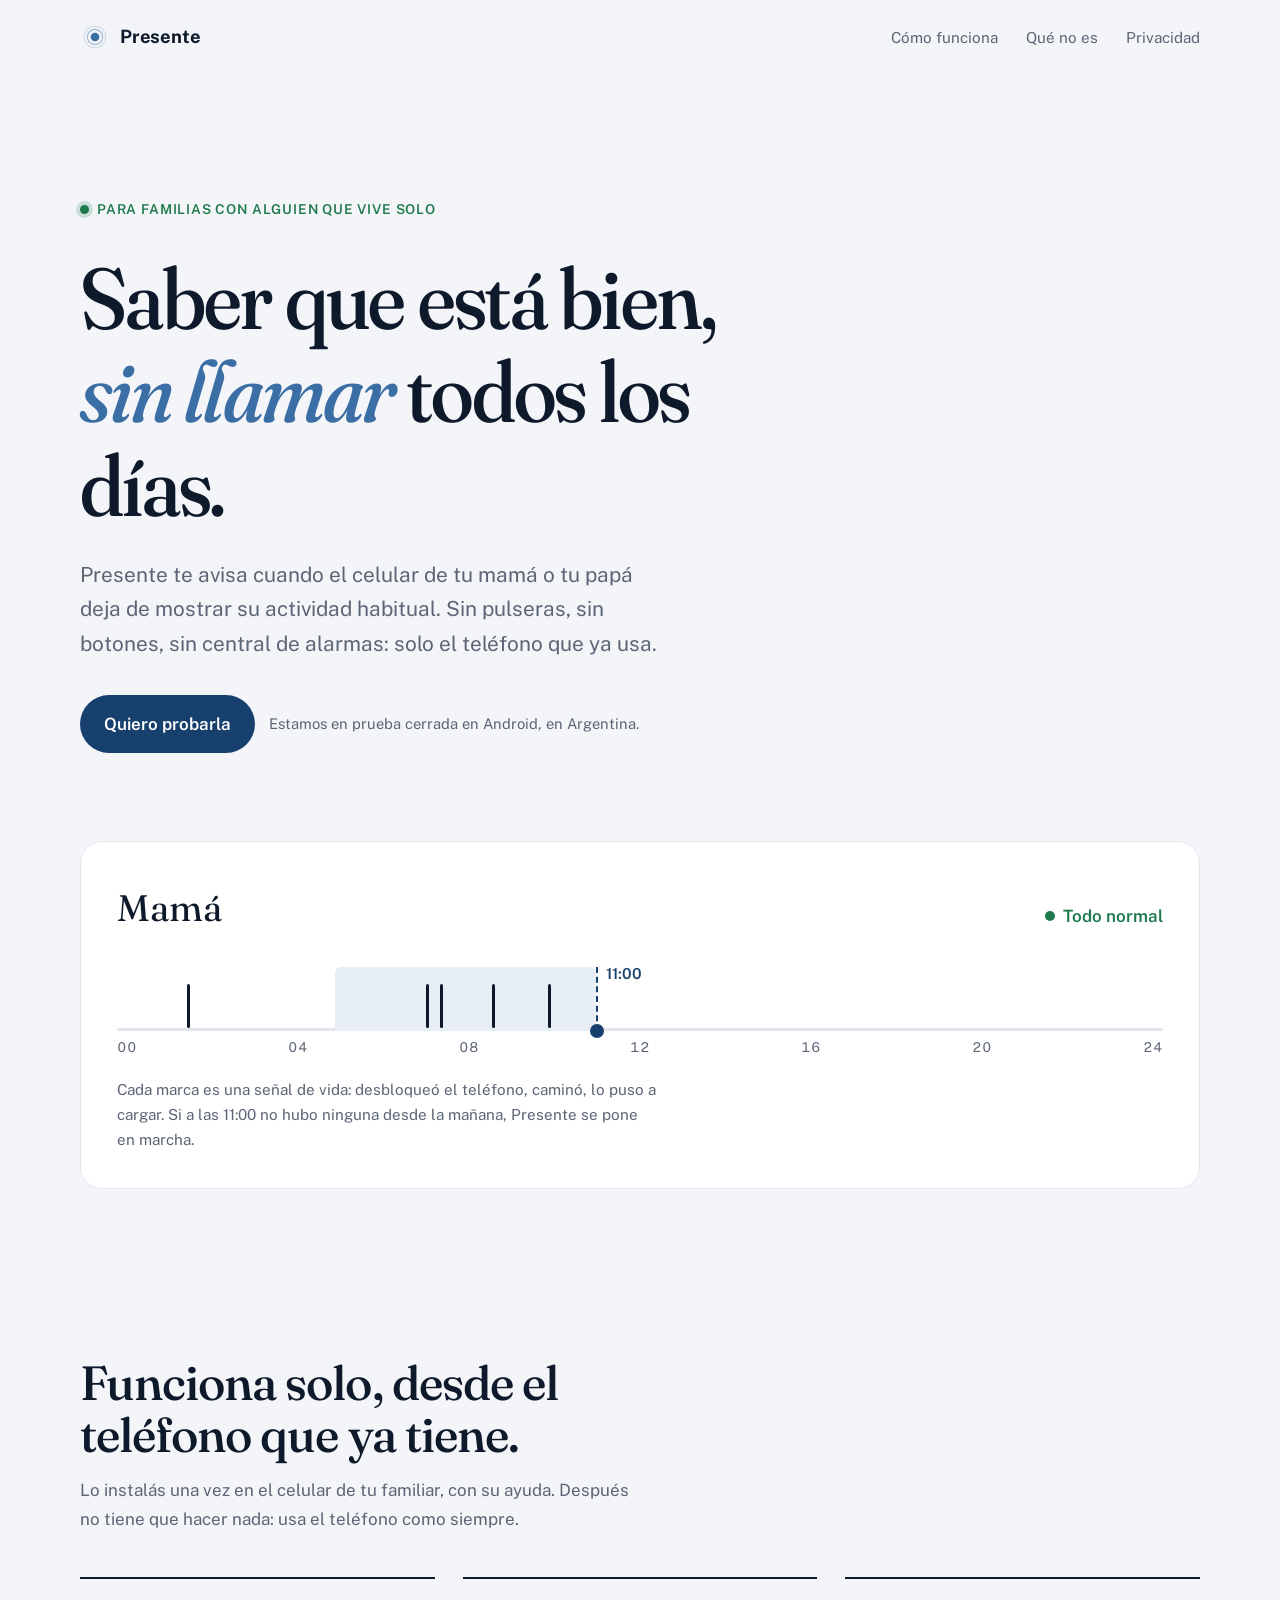
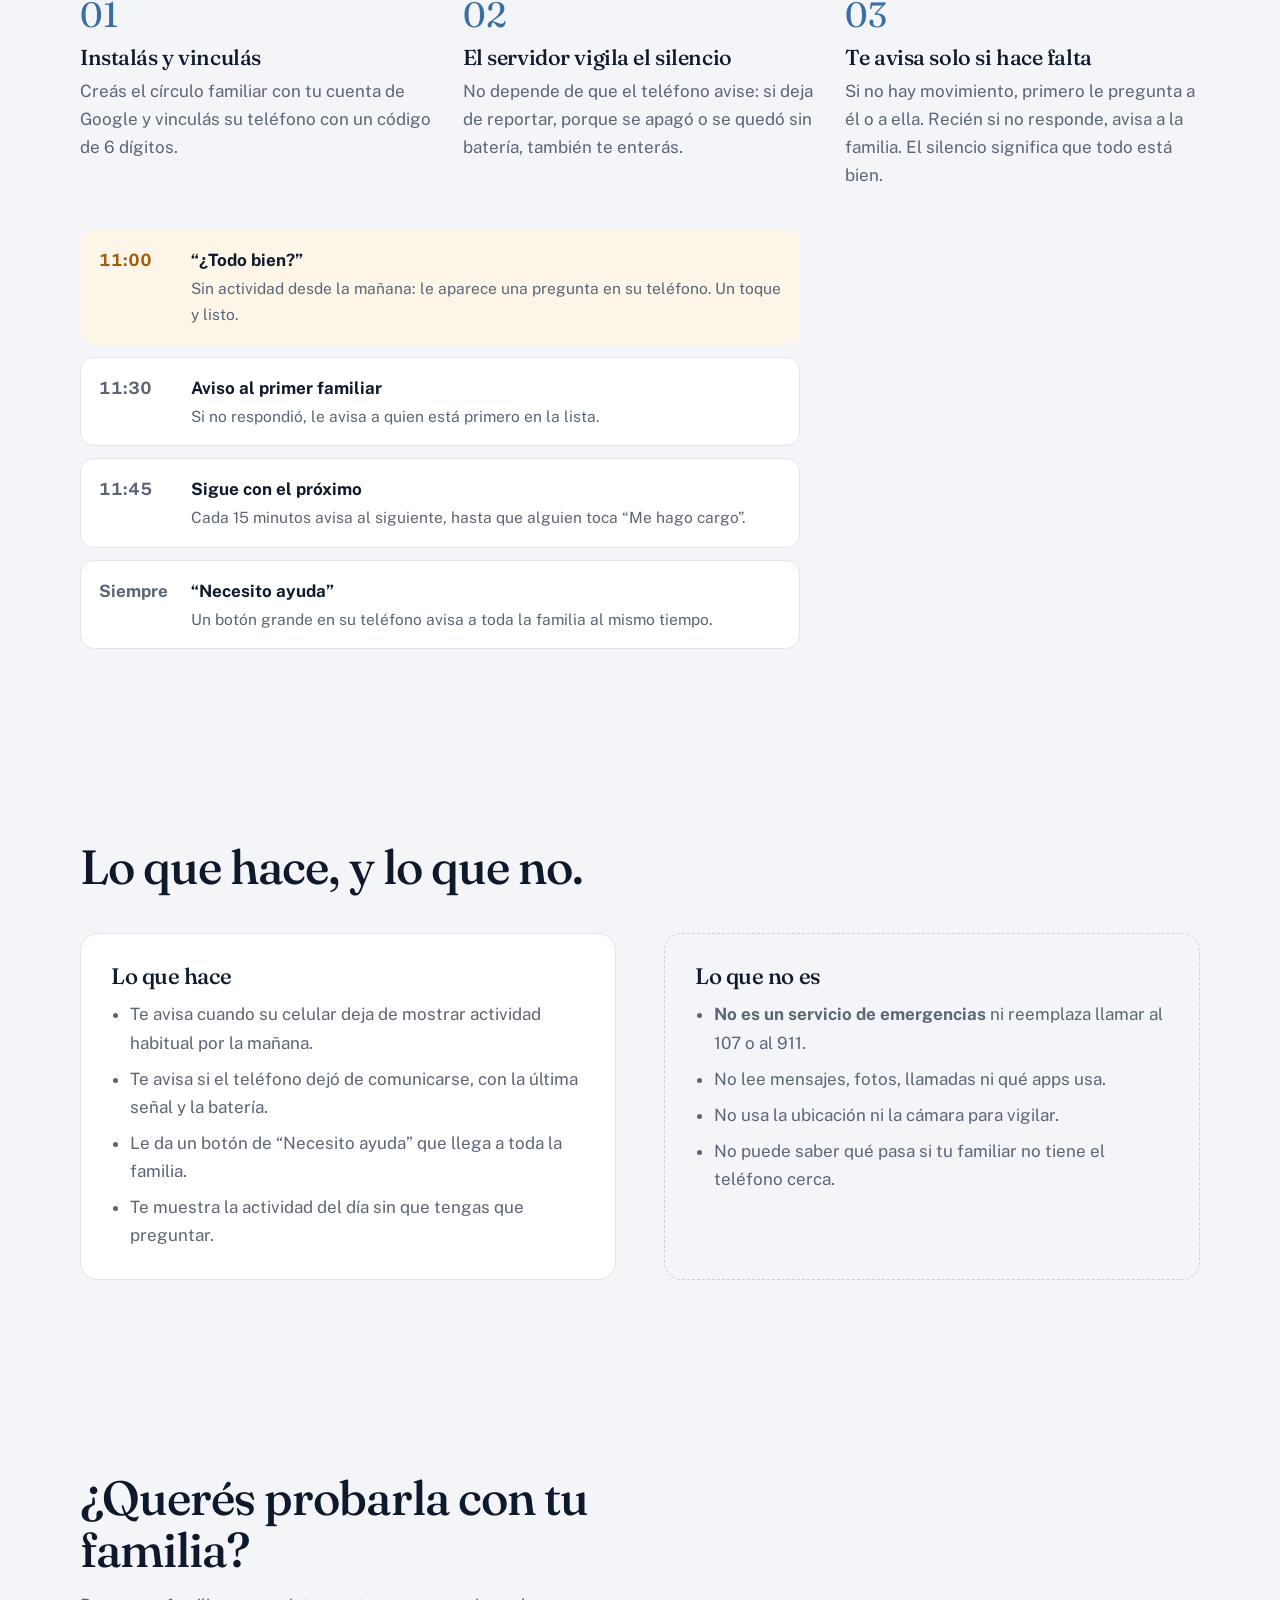
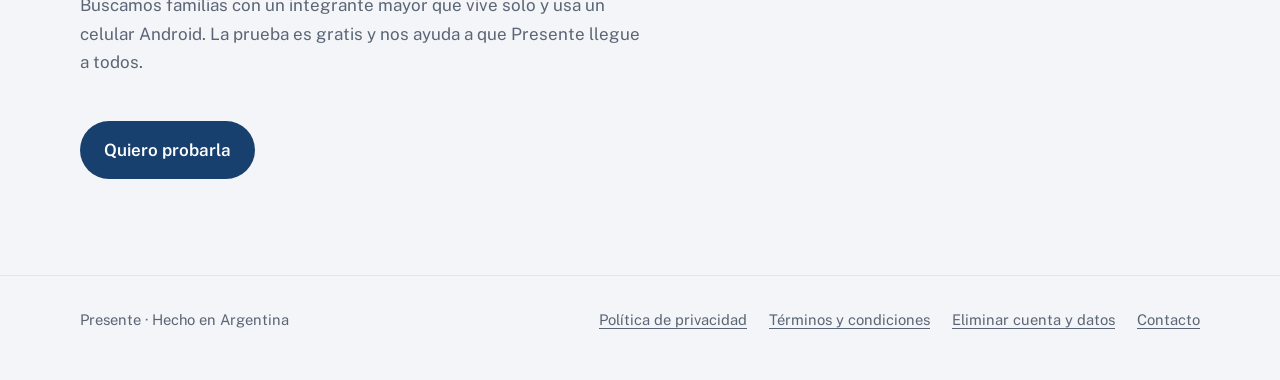
<file: index.html>
<!doctype html>
<html lang="es">
<head>
  <meta charset="utf-8">
  <meta name="viewport" content="width=device-width, initial-scale=1">
  <title>Presente</title>
  <meta name="description" content="Presente avisa a tu familia cuando el celular de tu mamá o tu papá que vive solo deja de mostrar su actividad habitual. Sin pulseras ni botones: solo el teléfono que ya usa.">
  <link rel="icon" href="assets/icon.png">
  <link rel="preconnect" href="https://fonts.googleapis.com">
  <link rel="preconnect" href="https://fonts.gstatic.com" crossorigin>
  <link href="https://fonts.googleapis.com/css2?family=Fraunces:ital,opsz,wght,SOFT@0,9..144,400..600,50;1,9..144,400..600,50&family=Public+Sans:wght@400;600;700&display=swap" rel="stylesheet">
  <link rel="stylesheet" href="assets/site.css">
</head>
<body>
  <header class="site-header">
    <div class="wrap">
      <a class="brand" href="./"><img src="assets/logo.svg" alt="" width="30" height="30">Presente</a>
      <nav class="site-nav" aria-label="Secciones">
        <a href="#como-funciona">Cómo funciona</a>
        <a href="#que-no-es">Qué no es</a>
        <a href="privacidad.html">Privacidad</a>
      </nav>
    </div>
  </header>

  <main>
    <section class="hero">
      <div class="wrap">
        <p class="eyebrow reveal">Para familias con alguien que vive solo</p>
        <h1 class="reveal d1">Saber que está bien, <em>sin llamar</em> todos los días.</h1>
        <p class="lede reveal d2">Presente te avisa cuando el celular de tu mamá o tu papá deja de mostrar su actividad habitual. Sin pulseras, sin botones, sin central de alarmas: solo el teléfono que ya usa.</p>
        <div class="cta-row reveal d3">
          <a class="button" href="mailto:mrmendez.dev@gmail.com?subject=Quiero%20probar%20Presente">Quiero probarla</a>
          <span class="note">Estamos en prueba cerrada en Android, en Argentina.</span>
        </div>

        <figure class="day reveal d3" aria-label="Ejemplo de un día con actividad normal">
          <div class="day-head">
            <span class="day-name">Mamá</span>
            <span class="day-status">Todo normal</span>
          </div>
          <div class="strip" aria-hidden="true">
            <div class="strip-line"></div>
            <div class="strip-window"></div>
            <span class="tick" style="left: calc(1.6 / 24 * 100%); animation-delay: 0.5s"></span>
            <span class="tick" style="left: calc(7.1 / 24 * 100%); animation-delay: 0.62s"></span>
            <span class="tick" style="left: calc(7.4 / 24 * 100%); animation-delay: 0.7s"></span>
            <span class="tick" style="left: calc(8.6 / 24 * 100%); animation-delay: 0.78s"></span>
            <span class="tick" style="left: calc(9.9 / 24 * 100%); animation-delay: 0.86s"></span>
            <div class="deadline"><span>11:00</span></div>
            <div class="hours"><span>00</span><span>04</span><span>08</span><span>12</span><span>16</span><span>20</span><span>24</span></div>
          </div>
          <figcaption class="day-caption">Cada marca es una señal de vida: desbloqueó el teléfono, caminó, lo puso a cargar. Si a las 11:00 no hubo ninguna desde la mañana, Presente se pone en marcha.</figcaption>
        </figure>
      </div>
    </section>

    <section id="como-funciona">
      <div class="wrap">
        <h2 class="section-title">Funciona solo, desde el teléfono que ya tiene.</h2>
        <p class="section-intro">Lo instalás una vez en el celular de tu familiar, con su ayuda. Después no tiene que hacer nada: usa el teléfono como siempre.</p>
        <ol class="steps">
          <li>
            <h3>Instalás y vinculás</h3>
            <p>Creás el círculo familiar con tu cuenta de Google y vinculás su teléfono con un código de 6 dígitos.</p>
          </li>
          <li>
            <h3>El servidor vigila el silencio</h3>
            <p>No depende de que el teléfono avise: si deja de reportar, porque se apagó o se quedó sin batería, también te enterás.</p>
          </li>
          <li>
            <h3>Te avisa solo si hace falta</h3>
            <p>Si no hay movimiento, primero le pregunta a él o a ella. Recién si no responde, avisa a la familia. El silencio significa que todo está bien.</p>
          </li>
        </ol>

        <div class="ladder" aria-label="Qué pasa una mañana sin actividad">
          <div class="rung ask"><time>11:00</time><div><strong>“¿Todo bien?”</strong><p>Sin actividad desde la mañana: le aparece una pregunta en su teléfono. Un toque y listo.</p></div></div>
          <div class="rung"><time>11:30</time><div><strong>Aviso al primer familiar</strong><p>Si no respondió, le avisa a quien está primero en la lista.</p></div></div>
          <div class="rung"><time>11:45</time><div><strong>Sigue con el próximo</strong><p>Cada 15 minutos avisa al siguiente, hasta que alguien toca “Me hago cargo”.</p></div></div>
          <div class="rung"><time>Siempre</time><div><strong>“Necesito ayuda”</strong><p>Un botón grande en su teléfono avisa a toda la familia al mismo tiempo.</p></div></div>
        </div>
      </div>
    </section>

    <section id="que-no-es">
      <div class="wrap">
        <h2 class="section-title">Lo que hace, y lo que no.</h2>
        <div class="split">
          <div class="panel">
            <h3>Lo que hace</h3>
            <ul>
              <li>Te avisa cuando su celular deja de mostrar actividad habitual por la mañana.</li>
              <li>Te avisa si el teléfono dejó de comunicarse, con la última señal y la batería.</li>
              <li>Le da un botón de “Necesito ayuda” que llega a toda la familia.</li>
              <li>Te muestra la actividad del día sin que tengas que preguntar.</li>
            </ul>
          </div>
          <div class="panel honest">
            <h3>Lo que no es</h3>
            <ul>
              <li><strong>No es un servicio de emergencias</strong> ni reemplaza llamar al 107 o al 911.</li>
              <li>No lee mensajes, fotos, llamadas ni qué apps usa.</li>
              <li>No usa la ubicación ni la cámara para vigilar.</li>
              <li>No puede saber qué pasa si tu familiar no tiene el teléfono cerca.</li>
            </ul>
          </div>
        </div>
      </div>
    </section>

    <section class="closing">
      <div class="wrap">
        <h2 class="section-title">¿Querés probarla con tu familia?</h2>
        <p class="section-intro">Buscamos familias con un integrante mayor que vive solo y usa un celular Android. La prueba es gratis y nos ayuda a que Presente llegue a todos.</p>
        <a class="button" href="mailto:mrmendez.dev@gmail.com?subject=Quiero%20probar%20Presente">Quiero probarla</a>
      </div>
    </section>
  </main>

  <footer class="site-footer">
    <div class="wrap">
      <span>Presente · Hecho en Argentina</span>
      <nav aria-label="Legal">
        <a href="privacidad.html">Política de privacidad</a>
        <a href="terminos.html">Términos y condiciones</a>
        <a href="eliminar-cuenta.html">Eliminar cuenta y datos</a>
        <a href="mailto:mrmendez.dev@gmail.com">Contacto</a>
      </nav>
    </div>
  </footer>
</body>
</html>
</file>
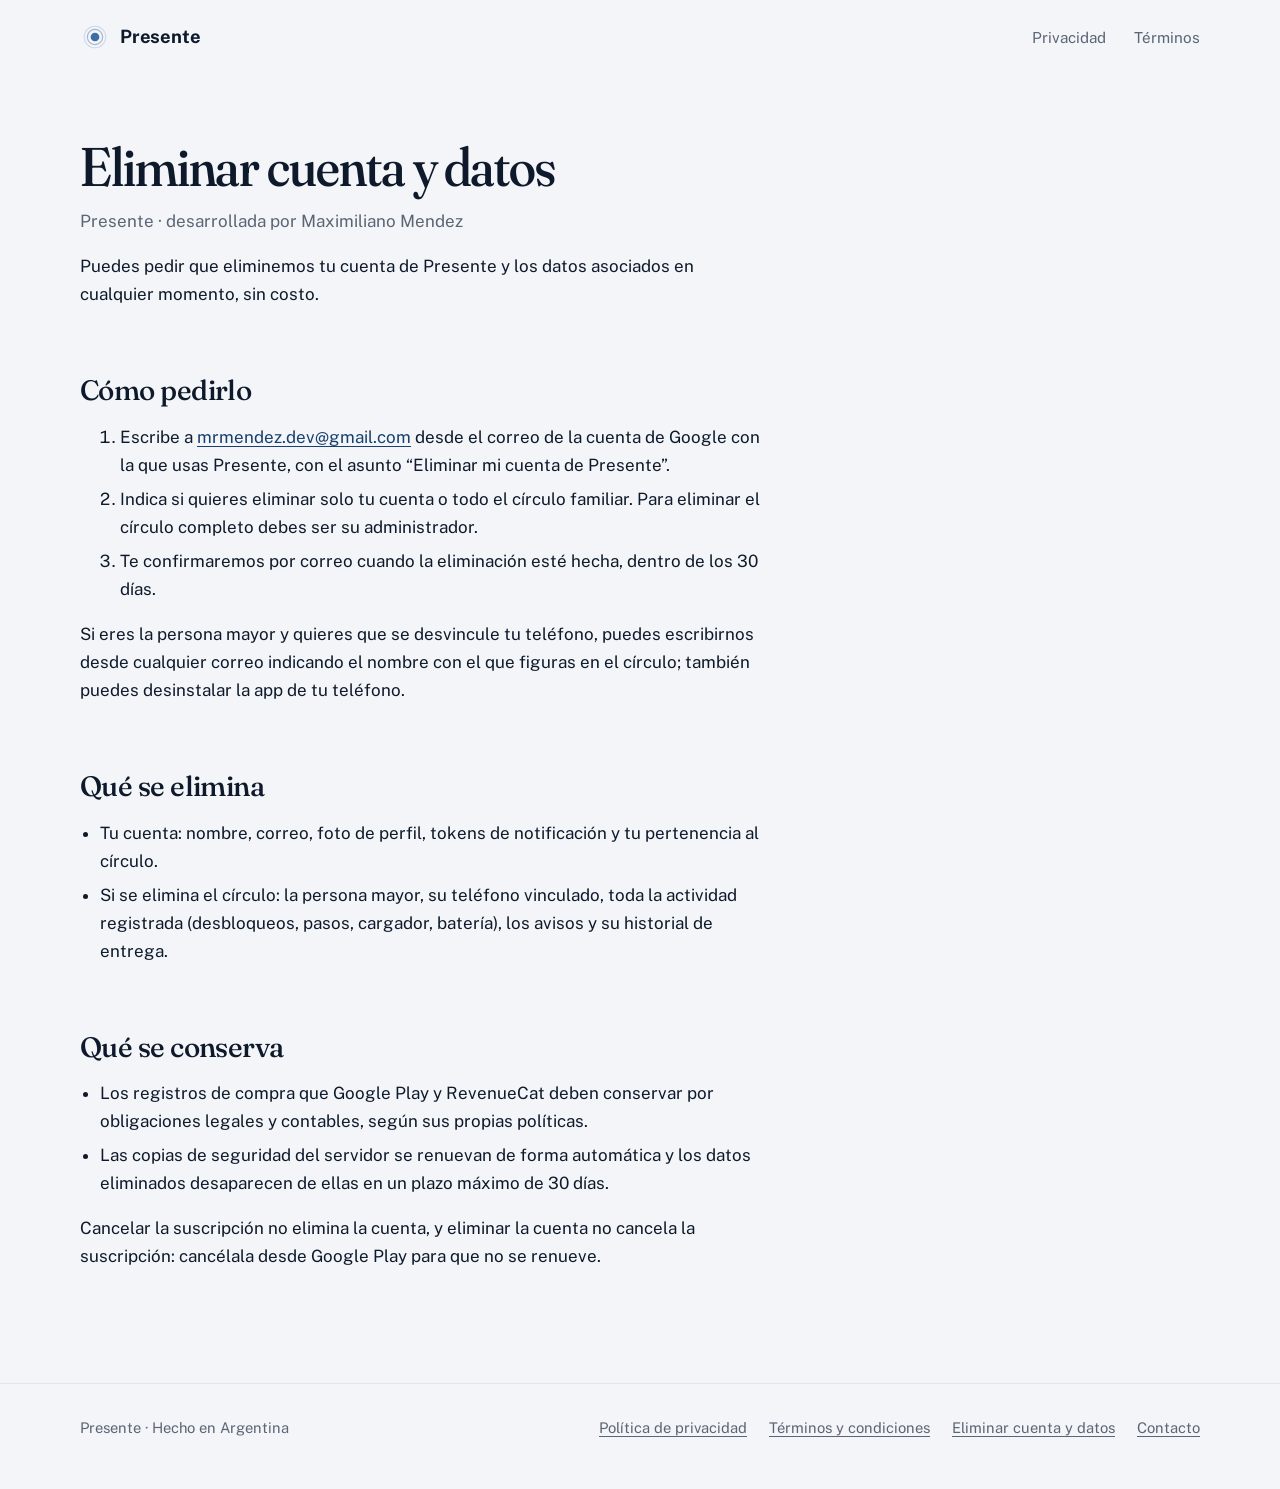
<file: eliminar-cuenta.html>
<!doctype html>
<html lang="es">
<head>
  <meta charset="utf-8">
  <meta name="viewport" content="width=device-width, initial-scale=1">
  <title>Eliminar cuenta · Presente</title>
  <meta name="description" content="Cómo pedir la eliminación de tu cuenta de Presente y de los datos asociados.">
  <link rel="icon" href="assets/icon.png">
  <link rel="preconnect" href="https://fonts.googleapis.com">
  <link rel="preconnect" href="https://fonts.gstatic.com" crossorigin>
  <link href="https://fonts.googleapis.com/css2?family=Fraunces:opsz,wght,SOFT@9..144,400..600,50&family=Public+Sans:wght@400;600;700&display=swap" rel="stylesheet">
  <link rel="stylesheet" href="assets/site.css">
</head>
<body>
  <header class="site-header">
    <div class="wrap">
      <a class="brand" href="./"><img src="assets/logo.svg" alt="" width="30" height="30">Presente</a>
      <nav class="site-nav" aria-label="Legal">
        <a href="privacidad.html">Privacidad</a>
        <a href="terminos.html">Términos</a>
      </nav>
    </div>
  </header>

  <main class="doc">
    <div class="wrap">
      <article>
        <h1>Eliminar cuenta y datos</h1>
        <p class="updated">Presente · desarrollada por Maximiliano Mendez</p>

        <p>Puedes pedir que eliminemos tu cuenta de Presente y los datos asociados en cualquier momento, sin costo.</p>

        <h2>Cómo pedirlo</h2>
        <ol>
          <li>Escribe a <a href="mailto:mrmendez.dev@gmail.com?subject=Eliminar%20mi%20cuenta%20de%20Presente">mrmendez.dev@gmail.com</a> desde el correo de la cuenta de Google con la que usas Presente, con el asunto “Eliminar mi cuenta de Presente”.</li>
          <li>Indica si quieres eliminar solo tu cuenta o todo el círculo familiar. Para eliminar el círculo completo debes ser su administrador.</li>
          <li>Te confirmaremos por correo cuando la eliminación esté hecha, dentro de los 30 días.</li>
        </ol>
        <p>Si eres la persona mayor y quieres que se desvincule tu teléfono, puedes escribirnos desde cualquier correo indicando el nombre con el que figuras en el círculo; también puedes desinstalar la app de tu teléfono.</p>

        <h2>Qué se elimina</h2>
        <ul>
          <li>Tu cuenta: nombre, correo, foto de perfil, tokens de notificación y tu pertenencia al círculo.</li>
          <li>Si se elimina el círculo: la persona mayor, su teléfono vinculado, toda la actividad registrada (desbloqueos, pasos, cargador, batería), los avisos y su historial de entrega.</li>
        </ul>

        <h2>Qué se conserva</h2>
        <ul>
          <li>Los registros de compra que Google Play y RevenueCat deben conservar por obligaciones legales y contables, según sus propias políticas.</li>
          <li>Las copias de seguridad del servidor se renuevan de forma automática y los datos eliminados desaparecen de ellas en un plazo máximo de 30 días.</li>
        </ul>
        <p>Cancelar la suscripción no elimina la cuenta, y eliminar la cuenta no cancela la suscripción: cancélala desde Google Play para que no se renueve.</p>
      </article>
    </div>
  </main>

  <footer class="site-footer">
    <div class="wrap">
      <span>Presente · Hecho en Argentina</span>
      <nav aria-label="Legal">
        <a href="privacidad.html">Política de privacidad</a>
        <a href="terminos.html">Términos y condiciones</a>
        <a href="eliminar-cuenta.html">Eliminar cuenta y datos</a>
        <a href="mailto:mrmendez.dev@gmail.com">Contacto</a>
      </nav>
    </div>
  </footer>
</body>
</html>
</file>
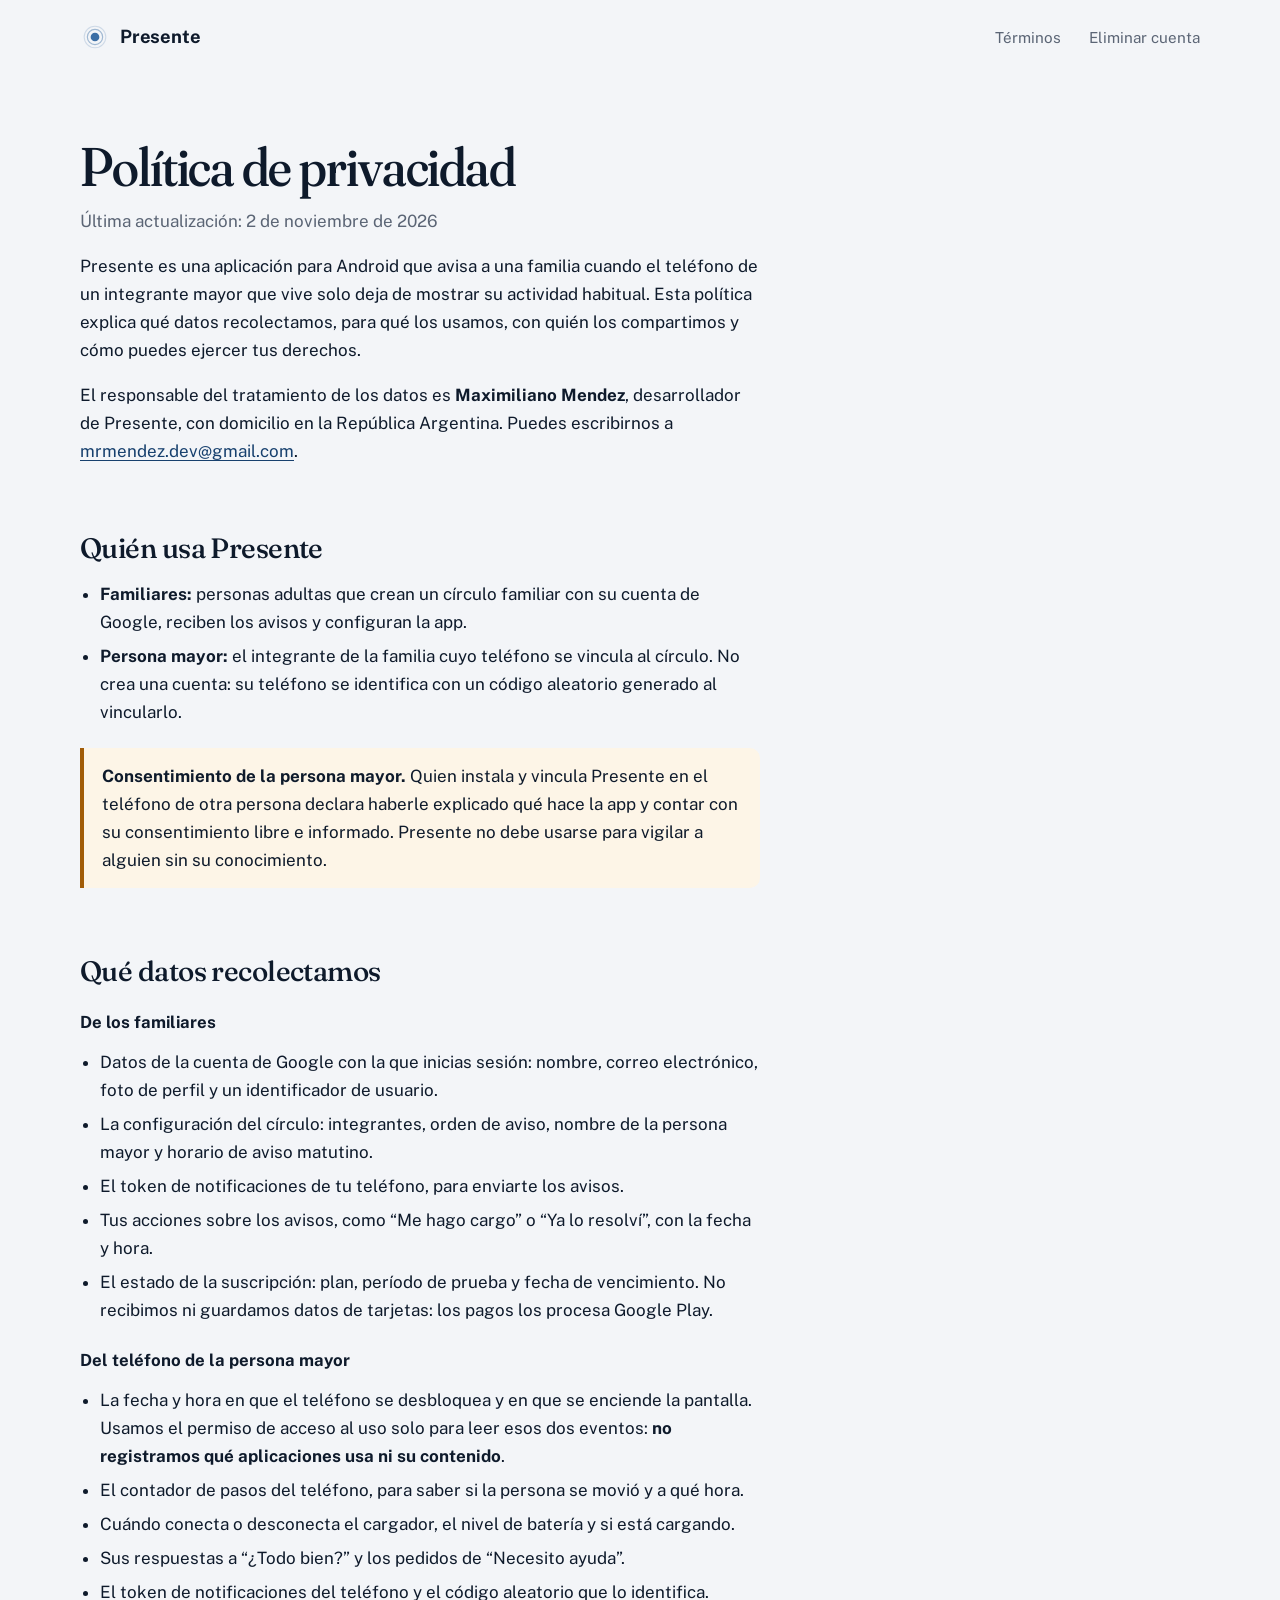
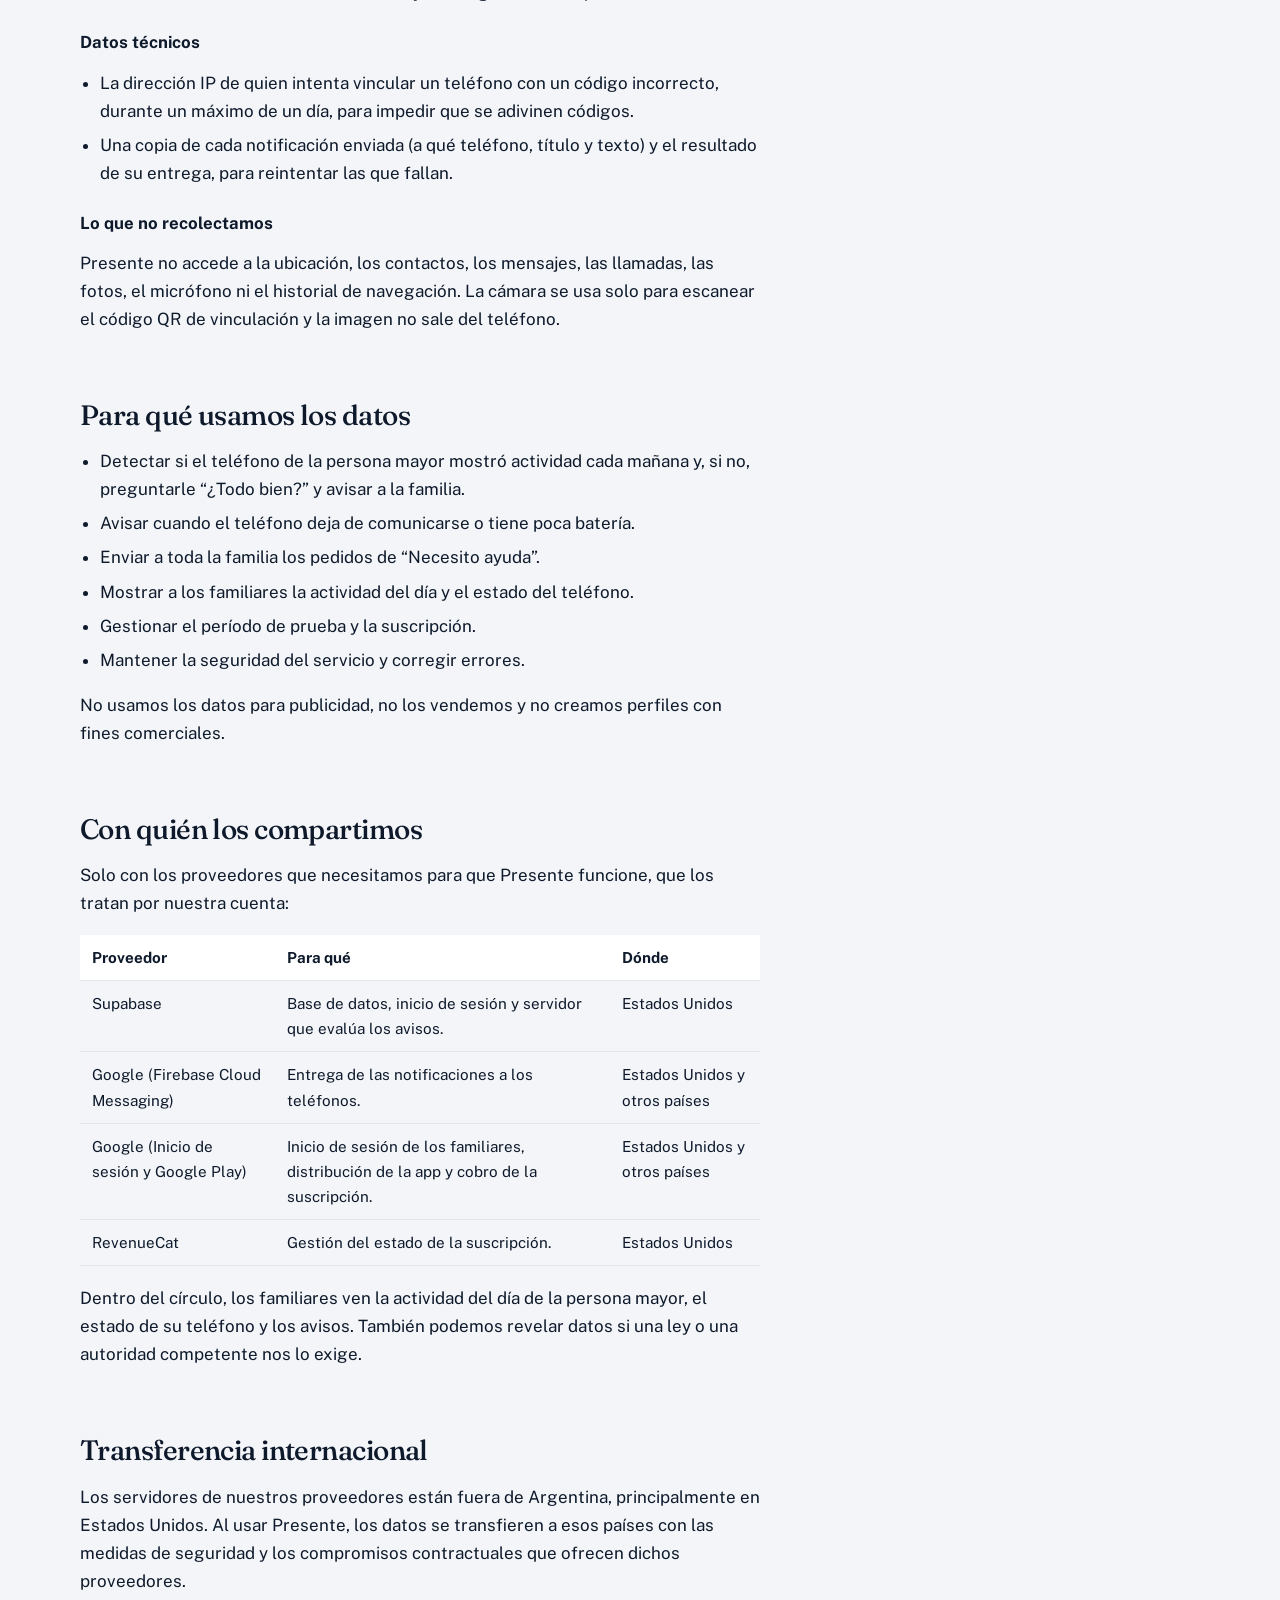
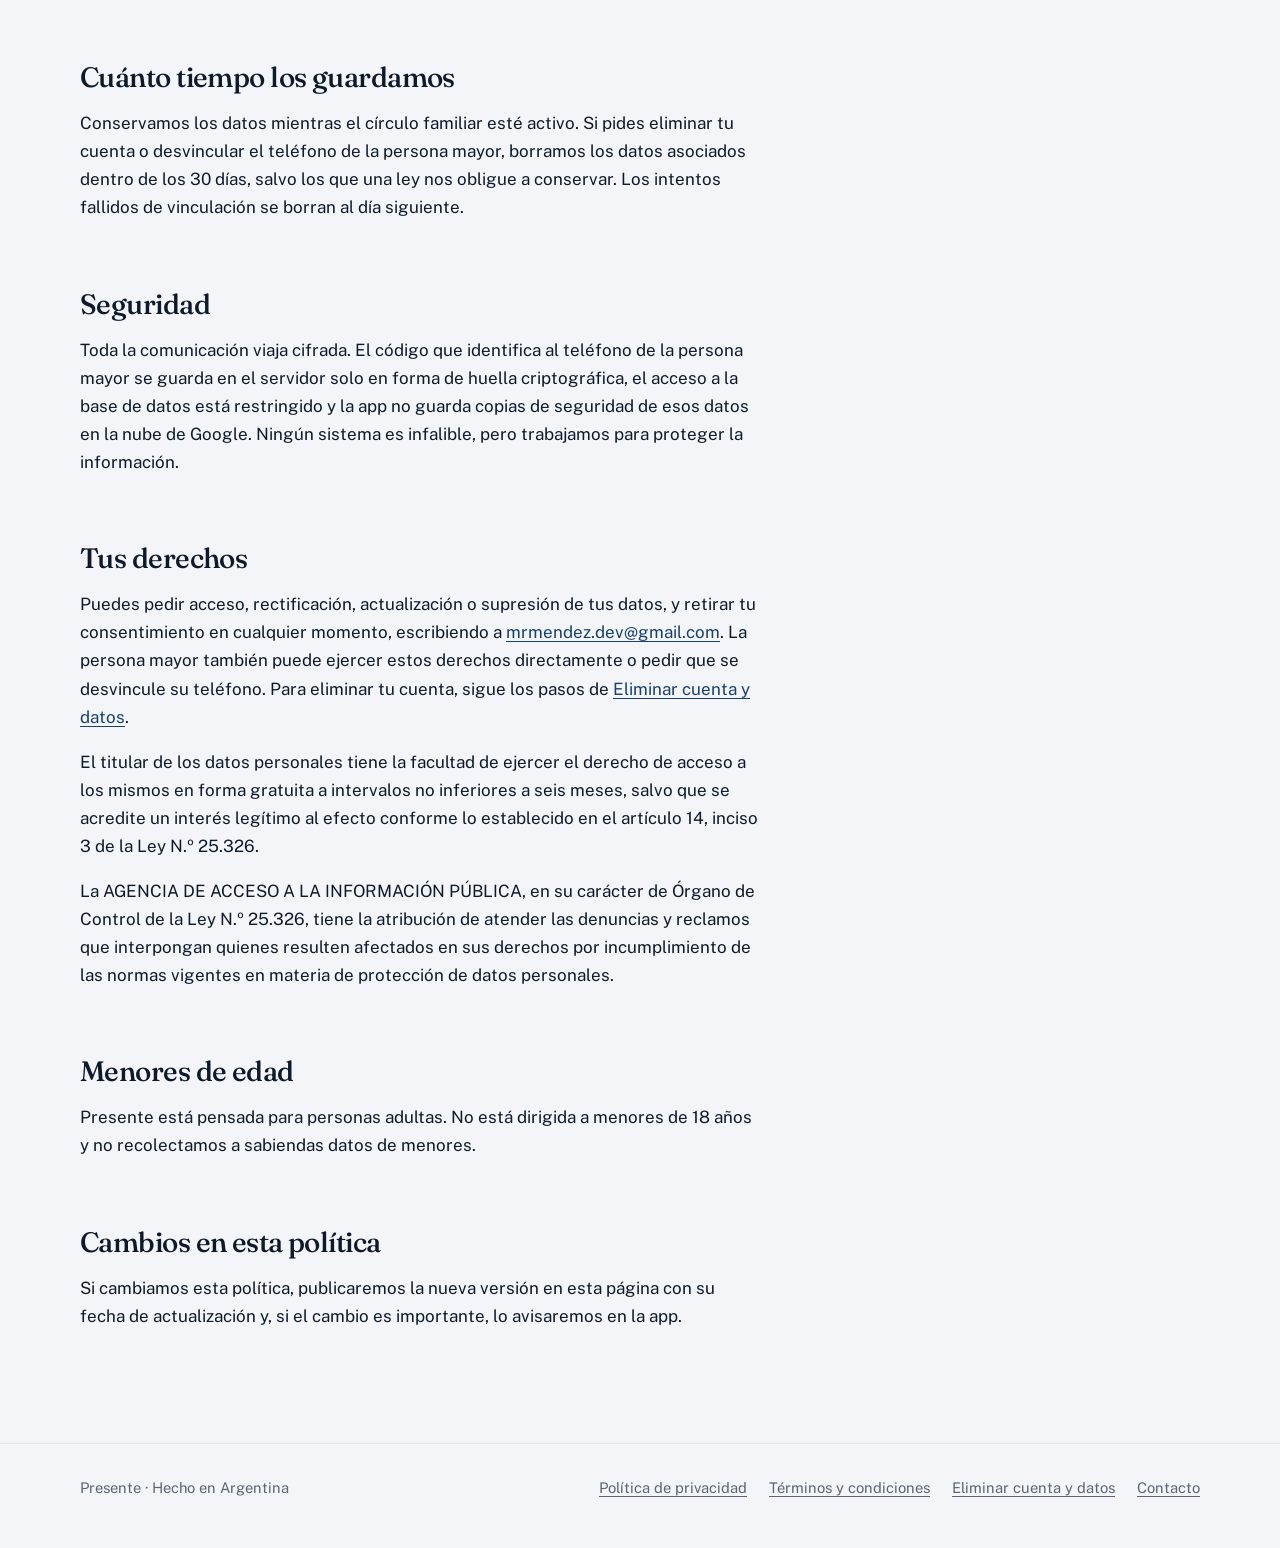
<file: privacidad.html>
<!doctype html>
<html lang="es">
<head>
  <meta charset="utf-8">
  <meta name="viewport" content="width=device-width, initial-scale=1">
  <title>Política de privacidad · Presente</title>
  <meta name="description" content="Qué datos recolecta Presente, para qué los usa, con quién los comparte y cómo ejercer tus derechos.">
  <link rel="icon" href="assets/icon.png">
  <link rel="preconnect" href="https://fonts.googleapis.com">
  <link rel="preconnect" href="https://fonts.gstatic.com" crossorigin>
  <link href="https://fonts.googleapis.com/css2?family=Fraunces:opsz,wght,SOFT@9..144,400..600,50&family=Public+Sans:wght@400;600;700&display=swap" rel="stylesheet">
  <link rel="stylesheet" href="assets/site.css">
</head>
<body>
  <header class="site-header">
    <div class="wrap">
      <a class="brand" href="./"><img src="assets/logo.svg" alt="" width="30" height="30">Presente</a>
      <nav class="site-nav" aria-label="Legal">
        <a href="terminos.html">Términos</a>
        <a href="eliminar-cuenta.html">Eliminar cuenta</a>
      </nav>
    </div>
  </header>

  <main class="doc">
    <div class="wrap">
      <article>
        <h1>Política de privacidad</h1>
        <p class="updated">Última actualización: 2 de noviembre de 2026</p>

        <p>Presente es una aplicación para Android que avisa a una familia cuando el teléfono de un integrante mayor que vive solo deja de mostrar su actividad habitual. Esta política explica qué datos recolectamos, para qué los usamos, con quién los compartimos y cómo puedes ejercer tus derechos.</p>

        <p>El responsable del tratamiento de los datos es <strong>Maximiliano Mendez</strong>, desarrollador de Presente, con domicilio en la República Argentina. Puedes escribirnos a <a href="mailto:mrmendez.dev@gmail.com">mrmendez.dev@gmail.com</a>.</p>

        <h2>Quién usa Presente</h2>
        <ul>
          <li><strong>Familiares:</strong> personas adultas que crean un círculo familiar con su cuenta de Google, reciben los avisos y configuran la app.</li>
          <li><strong>Persona mayor:</strong> el integrante de la familia cuyo teléfono se vincula al círculo. No crea una cuenta: su teléfono se identifica con un código aleatorio generado al vincularlo.</li>
        </ul>

        <div class="callout">
          <strong>Consentimiento de la persona mayor.</strong> Quien instala y vincula Presente en el teléfono de otra persona declara haberle explicado qué hace la app y contar con su consentimiento libre e informado. Presente no debe usarse para vigilar a alguien sin su conocimiento.
        </div>

        <h2>Qué datos recolectamos</h2>

        <h3>De los familiares</h3>
        <ul>
          <li>Datos de la cuenta de Google con la que inicias sesión: nombre, correo electrónico, foto de perfil y un identificador de usuario.</li>
          <li>La configuración del círculo: integrantes, orden de aviso, nombre de la persona mayor y horario de aviso matutino.</li>
          <li>El token de notificaciones de tu teléfono, para enviarte los avisos.</li>
          <li>Tus acciones sobre los avisos, como “Me hago cargo” o “Ya lo resolví”, con la fecha y hora.</li>
          <li>El estado de la suscripción: plan, período de prueba y fecha de vencimiento. No recibimos ni guardamos datos de tarjetas: los pagos los procesa Google Play.</li>
        </ul>

        <h3>Del teléfono de la persona mayor</h3>
        <ul>
          <li>La fecha y hora en que el teléfono se desbloquea y en que se enciende la pantalla. Usamos el permiso de acceso al uso solo para leer esos dos eventos: <strong>no registramos qué aplicaciones usa ni su contenido</strong>.</li>
          <li>El contador de pasos del teléfono, para saber si la persona se movió y a qué hora.</li>
          <li>Cuándo conecta o desconecta el cargador, el nivel de batería y si está cargando.</li>
          <li>Sus respuestas a “¿Todo bien?” y los pedidos de “Necesito ayuda”.</li>
          <li>El token de notificaciones del teléfono y el código aleatorio que lo identifica.</li>
        </ul>

        <h3>Datos técnicos</h3>
        <ul>
          <li>La dirección IP de quien intenta vincular un teléfono con un código incorrecto, durante un máximo de un día, para impedir que se adivinen códigos.</li>
          <li>Una copia de cada notificación enviada (a qué teléfono, título y texto) y el resultado de su entrega, para reintentar las que fallan.</li>
        </ul>

        <h3>Lo que no recolectamos</h3>
        <p>Presente no accede a la ubicación, los contactos, los mensajes, las llamadas, las fotos, el micrófono ni el historial de navegación. La cámara se usa solo para escanear el código QR de vinculación y la imagen no sale del teléfono.</p>

        <h2>Para qué usamos los datos</h2>
        <ul>
          <li>Detectar si el teléfono de la persona mayor mostró actividad cada mañana y, si no, preguntarle “¿Todo bien?” y avisar a la familia.</li>
          <li>Avisar cuando el teléfono deja de comunicarse o tiene poca batería.</li>
          <li>Enviar a toda la familia los pedidos de “Necesito ayuda”.</li>
          <li>Mostrar a los familiares la actividad del día y el estado del teléfono.</li>
          <li>Gestionar el período de prueba y la suscripción.</li>
          <li>Mantener la seguridad del servicio y corregir errores.</li>
        </ul>
        <p>No usamos los datos para publicidad, no los vendemos y no creamos perfiles con fines comerciales.</p>

        <h2>Con quién los compartimos</h2>
        <p>Solo con los proveedores que necesitamos para que Presente funcione, que los tratan por nuestra cuenta:</p>
        <div class="table-wrap">
          <table>
            <thead><tr><th>Proveedor</th><th>Para qué</th><th>Dónde</th></tr></thead>
            <tbody>
              <tr><td>Supabase</td><td>Base de datos, inicio de sesión y servidor que evalúa los avisos.</td><td>Estados Unidos</td></tr>
              <tr><td>Google (Firebase Cloud Messaging)</td><td>Entrega de las notificaciones a los teléfonos.</td><td>Estados Unidos y otros países</td></tr>
              <tr><td>Google (Inicio de sesión y Google Play)</td><td>Inicio de sesión de los familiares, distribución de la app y cobro de la suscripción.</td><td>Estados Unidos y otros países</td></tr>
              <tr><td>RevenueCat</td><td>Gestión del estado de la suscripción.</td><td>Estados Unidos</td></tr>
            </tbody>
          </table>
        </div>
        <p>Dentro del círculo, los familiares ven la actividad del día de la persona mayor, el estado de su teléfono y los avisos. También podemos revelar datos si una ley o una autoridad competente nos lo exige.</p>

        <h2>Transferencia internacional</h2>
        <p>Los servidores de nuestros proveedores están fuera de Argentina, principalmente en Estados Unidos. Al usar Presente, los datos se transfieren a esos países con las medidas de seguridad y los compromisos contractuales que ofrecen dichos proveedores.</p>

        <h2>Cuánto tiempo los guardamos</h2>
        <p>Conservamos los datos mientras el círculo familiar esté activo. Si pides eliminar tu cuenta o desvincular el teléfono de la persona mayor, borramos los datos asociados dentro de los 30 días, salvo los que una ley nos obligue a conservar. Los intentos fallidos de vinculación se borran al día siguiente.</p>

        <h2>Seguridad</h2>
        <p>Toda la comunicación viaja cifrada. El código que identifica al teléfono de la persona mayor se guarda en el servidor solo en forma de huella criptográfica, el acceso a la base de datos está restringido y la app no guarda copias de seguridad de esos datos en la nube de Google. Ningún sistema es infalible, pero trabajamos para proteger la información.</p>

        <h2>Tus derechos</h2>
        <p>Puedes pedir acceso, rectificación, actualización o supresión de tus datos, y retirar tu consentimiento en cualquier momento, escribiendo a <a href="mailto:mrmendez.dev@gmail.com">mrmendez.dev@gmail.com</a>. La persona mayor también puede ejercer estos derechos directamente o pedir que se desvincule su teléfono. Para eliminar tu cuenta, sigue los pasos de <a href="eliminar-cuenta.html">Eliminar cuenta y datos</a>.</p>
        <p>El titular de los datos personales tiene la facultad de ejercer el derecho de acceso a los mismos en forma gratuita a intervalos no inferiores a seis meses, salvo que se acredite un interés legítimo al efecto conforme lo establecido en el artículo 14, inciso 3 de la Ley N.º 25.326.</p>
        <p>La AGENCIA DE ACCESO A LA INFORMACIÓN PÚBLICA, en su carácter de Órgano de Control de la Ley N.º 25.326, tiene la atribución de atender las denuncias y reclamos que interpongan quienes resulten afectados en sus derechos por incumplimiento de las normas vigentes en materia de protección de datos personales.</p>

        <h2>Menores de edad</h2>
        <p>Presente está pensada para personas adultas. No está dirigida a menores de 18 años y no recolectamos a sabiendas datos de menores.</p>

        <h2>Cambios en esta política</h2>
        <p>Si cambiamos esta política, publicaremos la nueva versión en esta página con su fecha de actualización y, si el cambio es importante, lo avisaremos en la app.</p>
      </article>
    </div>
  </main>

  <footer class="site-footer">
    <div class="wrap">
      <span>Presente · Hecho en Argentina</span>
      <nav aria-label="Legal">
        <a href="privacidad.html">Política de privacidad</a>
        <a href="terminos.html">Términos y condiciones</a>
        <a href="eliminar-cuenta.html">Eliminar cuenta y datos</a>
        <a href="mailto:mrmendez.dev@gmail.com">Contacto</a>
      </nav>
    </div>
  </footer>
</body>
</html>
</file>
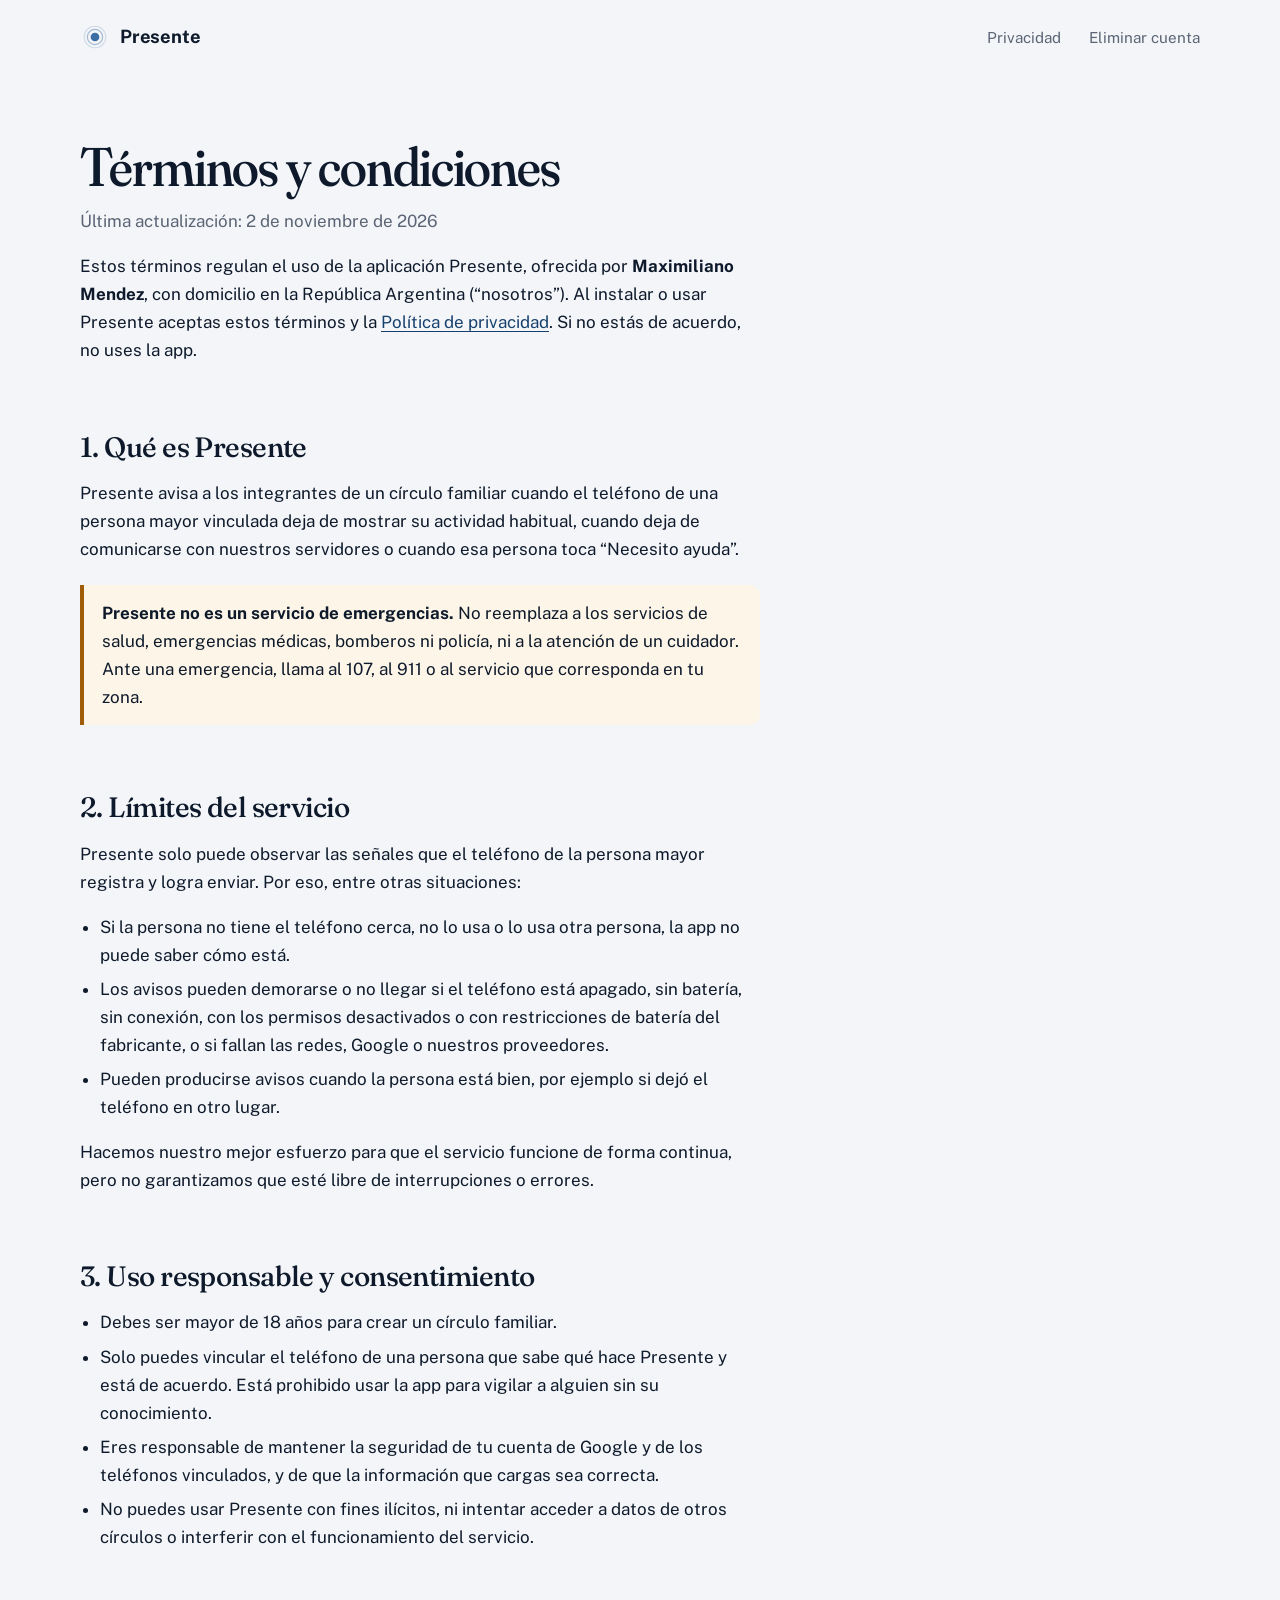
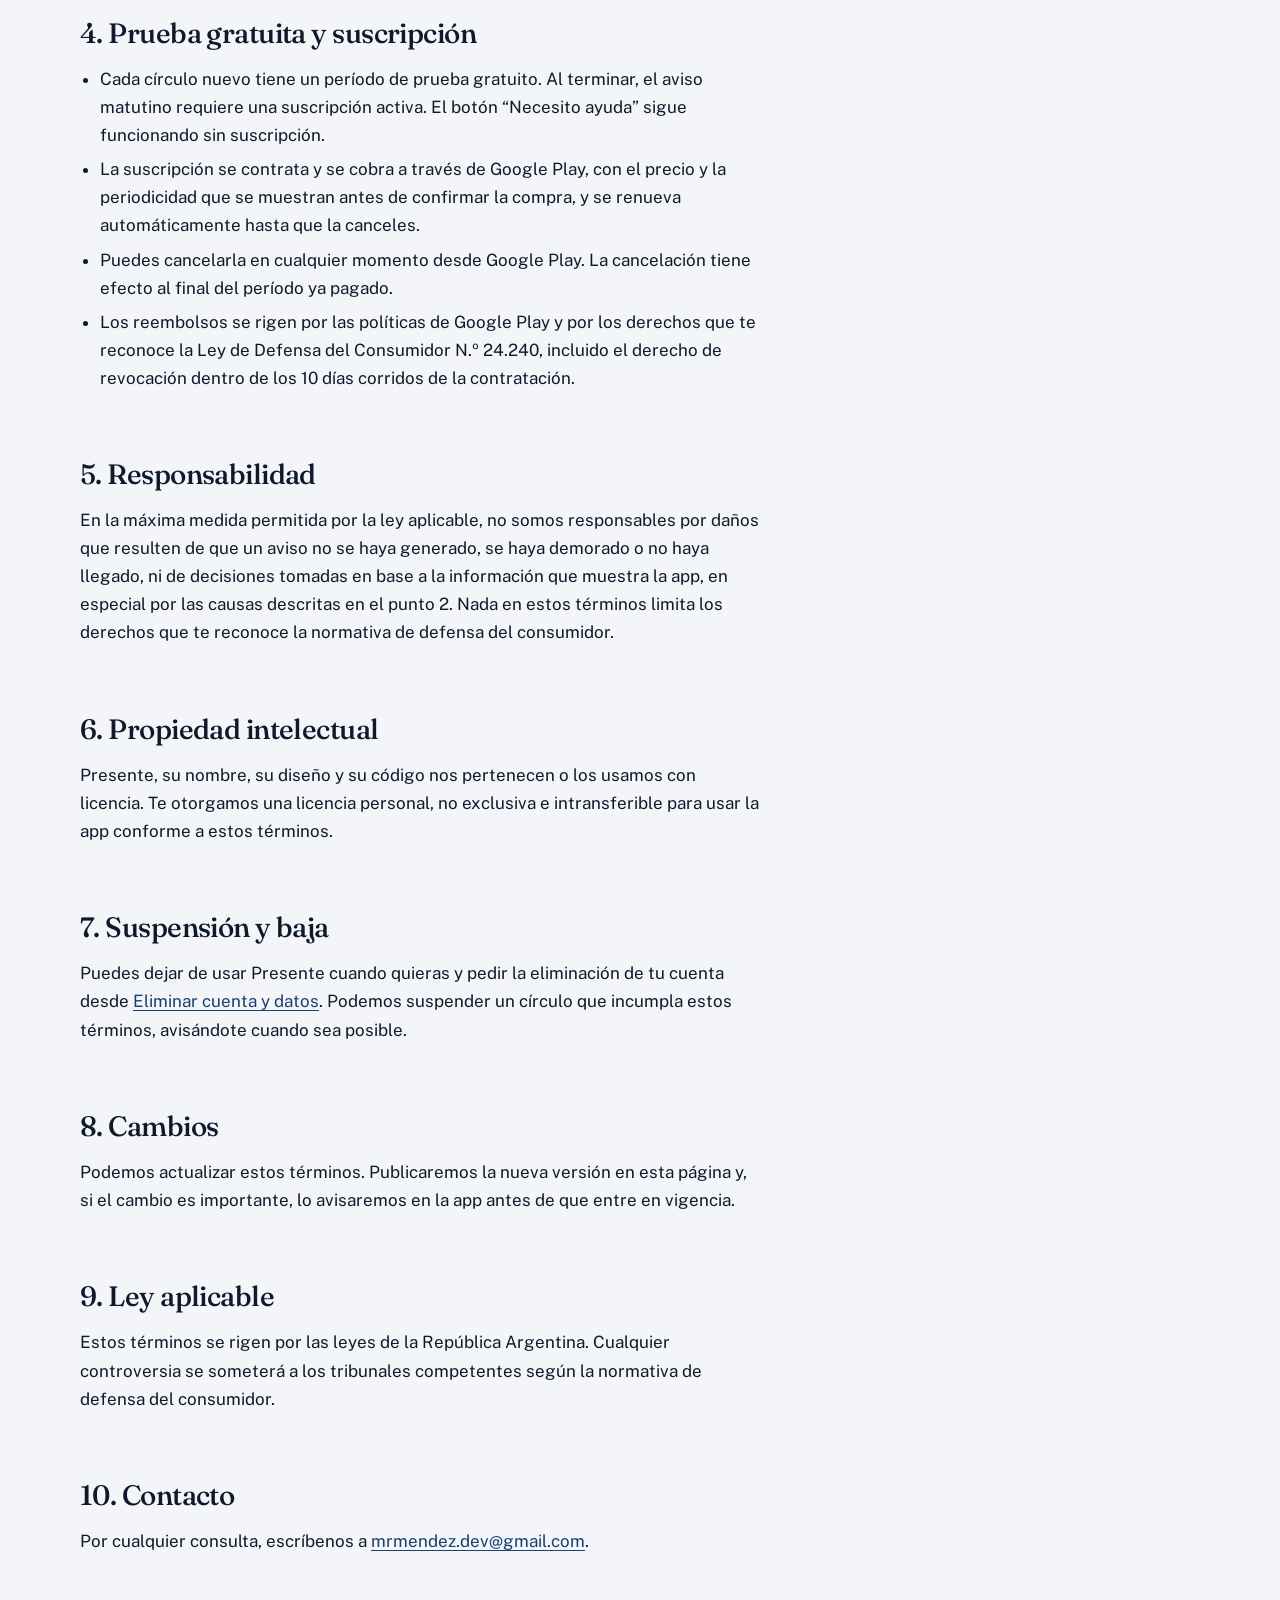
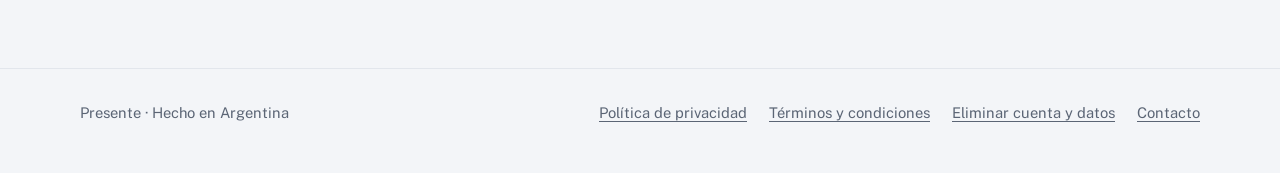
<file: terminos.html>
<!doctype html>
<html lang="es">
<head>
  <meta charset="utf-8">
  <meta name="viewport" content="width=device-width, initial-scale=1">
  <title>Términos y condiciones · Presente</title>
  <meta name="description" content="Condiciones de uso de Presente: qué ofrece el servicio, sus límites, la suscripción y las responsabilidades.">
  <link rel="icon" href="assets/icon.png">
  <link rel="preconnect" href="https://fonts.googleapis.com">
  <link rel="preconnect" href="https://fonts.gstatic.com" crossorigin>
  <link href="https://fonts.googleapis.com/css2?family=Fraunces:opsz,wght,SOFT@9..144,400..600,50&family=Public+Sans:wght@400;600;700&display=swap" rel="stylesheet">
  <link rel="stylesheet" href="assets/site.css">
</head>
<body>
  <header class="site-header">
    <div class="wrap">
      <a class="brand" href="./"><img src="assets/logo.svg" alt="" width="30" height="30">Presente</a>
      <nav class="site-nav" aria-label="Legal">
        <a href="privacidad.html">Privacidad</a>
        <a href="eliminar-cuenta.html">Eliminar cuenta</a>
      </nav>
    </div>
  </header>

  <main class="doc">
    <div class="wrap">
      <article>
        <h1>Términos y condiciones</h1>
        <p class="updated">Última actualización: 2 de noviembre de 2026</p>

        <p>Estos términos regulan el uso de la aplicación Presente, ofrecida por <strong>Maximiliano Mendez</strong>, con domicilio en la República Argentina (“nosotros”). Al instalar o usar Presente aceptas estos términos y la <a href="privacidad.html">Política de privacidad</a>. Si no estás de acuerdo, no uses la app.</p>

        <h2>1. Qué es Presente</h2>
        <p>Presente avisa a los integrantes de un círculo familiar cuando el teléfono de una persona mayor vinculada deja de mostrar su actividad habitual, cuando deja de comunicarse con nuestros servidores o cuando esa persona toca “Necesito ayuda”.</p>

        <div class="callout">
          <strong>Presente no es un servicio de emergencias.</strong> No reemplaza a los servicios de salud, emergencias médicas, bomberos ni policía, ni a la atención de un cuidador. Ante una emergencia, llama al 107, al 911 o al servicio que corresponda en tu zona.
        </div>

        <h2>2. Límites del servicio</h2>
        <p>Presente solo puede observar las señales que el teléfono de la persona mayor registra y logra enviar. Por eso, entre otras situaciones:</p>
        <ul>
          <li>Si la persona no tiene el teléfono cerca, no lo usa o lo usa otra persona, la app no puede saber cómo está.</li>
          <li>Los avisos pueden demorarse o no llegar si el teléfono está apagado, sin batería, sin conexión, con los permisos desactivados o con restricciones de batería del fabricante, o si fallan las redes, Google o nuestros proveedores.</li>
          <li>Pueden producirse avisos cuando la persona está bien, por ejemplo si dejó el teléfono en otro lugar.</li>
        </ul>
        <p>Hacemos nuestro mejor esfuerzo para que el servicio funcione de forma continua, pero no garantizamos que esté libre de interrupciones o errores.</p>

        <h2>3. Uso responsable y consentimiento</h2>
        <ul>
          <li>Debes ser mayor de 18 años para crear un círculo familiar.</li>
          <li>Solo puedes vincular el teléfono de una persona que sabe qué hace Presente y está de acuerdo. Está prohibido usar la app para vigilar a alguien sin su conocimiento.</li>
          <li>Eres responsable de mantener la seguridad de tu cuenta de Google y de los teléfonos vinculados, y de que la información que cargas sea correcta.</li>
          <li>No puedes usar Presente con fines ilícitos, ni intentar acceder a datos de otros círculos o interferir con el funcionamiento del servicio.</li>
        </ul>

        <h2>4. Prueba gratuita y suscripción</h2>
        <ul>
          <li>Cada círculo nuevo tiene un período de prueba gratuito. Al terminar, el aviso matutino requiere una suscripción activa. El botón “Necesito ayuda” sigue funcionando sin suscripción.</li>
          <li>La suscripción se contrata y se cobra a través de Google Play, con el precio y la periodicidad que se muestran antes de confirmar la compra, y se renueva automáticamente hasta que la canceles.</li>
          <li>Puedes cancelarla en cualquier momento desde Google Play. La cancelación tiene efecto al final del período ya pagado.</li>
          <li>Los reembolsos se rigen por las políticas de Google Play y por los derechos que te reconoce la Ley de Defensa del Consumidor N.º 24.240, incluido el derecho de revocación dentro de los 10 días corridos de la contratación.</li>
        </ul>

        <h2>5. Responsabilidad</h2>
        <p>En la máxima medida permitida por la ley aplicable, no somos responsables por daños que resulten de que un aviso no se haya generado, se haya demorado o no haya llegado, ni de decisiones tomadas en base a la información que muestra la app, en especial por las causas descritas en el punto 2. Nada en estos términos limita los derechos que te reconoce la normativa de defensa del consumidor.</p>

        <h2>6. Propiedad intelectual</h2>
        <p>Presente, su nombre, su diseño y su código nos pertenecen o los usamos con licencia. Te otorgamos una licencia personal, no exclusiva e intransferible para usar la app conforme a estos términos.</p>

        <h2>7. Suspensión y baja</h2>
        <p>Puedes dejar de usar Presente cuando quieras y pedir la eliminación de tu cuenta desde <a href="eliminar-cuenta.html">Eliminar cuenta y datos</a>. Podemos suspender un círculo que incumpla estos términos, avisándote cuando sea posible.</p>

        <h2>8. Cambios</h2>
        <p>Podemos actualizar estos términos. Publicaremos la nueva versión en esta página y, si el cambio es importante, lo avisaremos en la app antes de que entre en vigencia.</p>

        <h2>9. Ley aplicable</h2>
        <p>Estos términos se rigen por las leyes de la República Argentina. Cualquier controversia se someterá a los tribunales competentes según la normativa de defensa del consumidor.</p>

        <h2>10. Contacto</h2>
        <p>Por cualquier consulta, escríbenos a <a href="mailto:mrmendez.dev@gmail.com">mrmendez.dev@gmail.com</a>.</p>
      </article>
    </div>
  </main>

  <footer class="site-footer">
    <div class="wrap">
      <span>Presente · Hecho en Argentina</span>
      <nav aria-label="Legal">
        <a href="privacidad.html">Política de privacidad</a>
        <a href="terminos.html">Términos y condiciones</a>
        <a href="eliminar-cuenta.html">Eliminar cuenta y datos</a>
        <a href="mailto:mrmendez.dev@gmail.com">Contacto</a>
      </nav>
    </div>
  </footer>
</body>
</html>
</file>
<file: assets/site.css>
/* Presente: calm, editorial. Palette and body font shared with the Android app. */
:root {
  --ground: #f3f5f8;
  --sheet: #ffffff;
  --ink: #0e1a2b;
  --ink-muted: #5b6575;
  --hairline: #e2e6ec;
  --rule: #c9d0da;
  --action: #17406e;
  --action-surface: #e8eef6;
  --brand: #3b6ea5;
  --ok: #1f7a4d;
  --asking: #a15c07;
  --asking-surface: #fdf5e7;
  --alert: #b42318;
  --display: "Fraunces", Georgia, "Times New Roman", serif;
  --body: "Public Sans", "Segoe UI", sans-serif;
  --measure: 68ch;
  --gutter: clamp(16px, 4vw, 40px);
}

@media (prefers-color-scheme: dark) {
  :root:not([data-theme="light"]) {
    --ground: #0b1320;
    --sheet: #121c2c;
    --ink: #e8edf4;
    --ink-muted: #9aa6b8;
    --hairline: #223047;
    --rule: #2e3e57;
    --action: #8db4e2;
    --action-surface: #172742;
    --brand: #7fa7d6;
    --ok: #4fbf87;
    --asking: #e0a347;
    --asking-surface: #2a2113;
    --alert: #f07a6e;
  }
}
:root[data-theme="dark"] {
  --ground: #0b1320;
  --sheet: #121c2c;
  --ink: #e8edf4;
  --ink-muted: #9aa6b8;
  --hairline: #223047;
  --rule: #2e3e57;
  --action: #8db4e2;
  --action-surface: #172742;
  --brand: #7fa7d6;
  --ok: #4fbf87;
  --asking: #e0a347;
  --asking-surface: #2a2113;
  --alert: #f07a6e;
}

*,
*::before,
*::after { box-sizing: border-box; }

html { -webkit-text-size-adjust: 100%; }

body {
  margin: 0;
  background: var(--ground);
  color: var(--ink);
  font: 400 1.0625rem/1.65 var(--body);
  overflow-x: hidden;
}

a { color: var(--action); text-underline-offset: 3px; }
a:hover { text-decoration-thickness: 2px; }

:focus-visible { outline: 3px solid var(--brand); outline-offset: 3px; border-radius: 4px; }

.wrap { width: min(1120px, 100% - 2 * var(--gutter)); margin-inline: auto; }

/* Header */
.site-header { padding-block: 22px; }
.site-header .wrap { display: flex; align-items: center; justify-content: space-between; gap: 16px; }
.brand { display: inline-flex; align-items: center; gap: 10px; color: var(--ink); text-decoration: none; font-weight: 700; font-size: 1.15rem; letter-spacing: -0.01em; }
.brand img { width: 30px; height: 30px; }
.site-nav { display: flex; gap: clamp(12px, 3vw, 28px); font-size: 0.95rem; }
.site-nav a { color: var(--ink-muted); text-decoration: none; }
.site-nav a:hover { color: var(--ink); }

/* Hero */
.hero { padding-block: clamp(40px, 9vw, 110px) clamp(32px, 6vw, 72px); }
.eyebrow { display: inline-flex; align-items: center; gap: 8px; font-size: 0.85rem; font-weight: 600; letter-spacing: 0.06em; text-transform: uppercase; color: var(--ok); }
.eyebrow::before { content: ""; width: 9px; height: 9px; border-radius: 50%; background: currentColor; box-shadow: 0 0 0 4px color-mix(in srgb, currentColor 18%, transparent); }
h1, h2, h3 { font-family: var(--display); font-weight: 500; letter-spacing: -0.02em; line-height: 1.08; margin: 0; }
h1 { font-size: clamp(2.5rem, 7.2vw, 5.4rem); max-width: 14ch; margin-top: 18px; font-variation-settings: "opsz" 144, "SOFT" 50; }
h1 em { font-style: italic; color: var(--brand); }
.lede { font-size: clamp(1.1rem, 2vw, 1.3rem); color: var(--ink-muted); max-width: 46ch; margin: 26px 0 0; }
.cta-row { display: flex; flex-wrap: wrap; gap: 14px; margin-top: 34px; align-items: center; }
.button { display: inline-flex; align-items: center; gap: 10px; padding: 15px 24px; border-radius: 999px; background: var(--action); color: var(--sheet); font-weight: 600; text-decoration: none; transition: transform 0.18s ease, box-shadow 0.18s ease; }
.button:hover { transform: translateY(-1px); box-shadow: 0 10px 24px -12px var(--action); }
.note { font-size: 0.92rem; color: var(--ink-muted); }

/* The day strip: the app's own timeline, drawn large */
.day {
  margin: clamp(44px, 8vw, 88px) 0 0;
  background: var(--sheet);
  border: 1px solid var(--hairline);
  border-radius: 22px;
  padding: clamp(20px, 4vw, 36px);
}
.day-head { display: flex; justify-content: space-between; align-items: baseline; gap: 12px; flex-wrap: wrap; }
.day-name { font-family: var(--display); font-size: clamp(1.6rem, 3.6vw, 2.3rem); }
.day-status { display: inline-flex; align-items: center; gap: 8px; color: var(--ok); font-weight: 600; }
.day-status::before { content: ""; width: 10px; height: 10px; border-radius: 50%; background: currentColor; }
.strip { position: relative; height: 92px; margin-top: 28px; }
.strip-line { position: absolute; left: 0; right: 0; bottom: 28px; height: 3px; background: var(--hairline); border-radius: 3px; }
.strip-window { position: absolute; bottom: 28px; height: 64px; background: var(--action-surface); border-radius: 6px 6px 0 0; left: calc(5 / 24 * 100%); width: calc(6 / 24 * 100%); }
.tick { position: absolute; bottom: 31px; width: 3px; height: 44px; background: var(--ink); border-radius: 2px; transform-origin: bottom; animation: rise 0.7s cubic-bezier(0.2, 0.8, 0.2, 1) both; }
.deadline { position: absolute; left: calc(11 / 24 * 100%); bottom: 28px; height: 64px; border-left: 2px dashed var(--action); }
.deadline span { position: absolute; top: -6px; left: 8px; font-weight: 600; color: var(--action); font-size: 0.95rem; }
.deadline::after { content: ""; position: absolute; bottom: -7px; left: -8px; width: 14px; height: 14px; border-radius: 50%; background: var(--action); }
.hours { position: absolute; left: 0; right: 0; bottom: 0; display: flex; justify-content: space-between; font-variant-numeric: tabular-nums; color: var(--ink-muted); font-size: 0.85rem; }
.day-caption { margin: 18px 0 0; color: var(--ink-muted); font-size: 0.95rem; max-width: 60ch; }
@keyframes rise { from { transform: scaleY(0); opacity: 0; } to { transform: scaleY(1); opacity: 1; } }

/* Sections */
section { padding-block: clamp(48px, 8vw, 96px); }
.section-title { font-size: clamp(1.9rem, 4.4vw, 3rem); max-width: 18ch; }
.section-intro { color: var(--ink-muted); max-width: 56ch; margin-top: 16px; }

.steps { counter-reset: step; display: grid; grid-template-columns: repeat(auto-fit, minmax(240px, 1fr)); gap: clamp(16px, 3vw, 28px); margin-top: 44px; padding: 0; list-style: none; }
.steps li { counter-increment: step; border-top: 2px solid var(--ink); padding-top: 18px; }
.steps li::before { content: counter(step, decimal-leading-zero); font-family: var(--display); font-size: 2.2rem; color: var(--brand); display: block; line-height: 1; margin-bottom: 14px; }
.steps h3 { font-size: 1.35rem; margin-bottom: 8px; }
.steps p { margin: 0; color: var(--ink-muted); }

.ladder { display: grid; gap: 12px; margin-top: 40px; max-width: 720px; }
.rung { display: grid; grid-template-columns: 76px 1fr; gap: 16px; align-items: start; background: var(--sheet); border: 1px solid var(--hairline); border-radius: 14px; padding: 16px 18px; }
.rung time { font-variant-numeric: tabular-nums; font-weight: 700; color: var(--ink-muted); }
.rung strong { display: block; }
.rung p { margin: 2px 0 0; color: var(--ink-muted); font-size: 0.97rem; }
.rung.ask { background: var(--asking-surface); border-color: transparent; }
.rung.ask time { color: var(--asking); }

.split { display: grid; grid-template-columns: repeat(auto-fit, minmax(280px, 1fr)); gap: clamp(20px, 4vw, 48px); margin-top: 40px; }
.panel { background: var(--sheet); border: 1px solid var(--hairline); border-radius: 18px; padding: clamp(20px, 3vw, 30px); }
.panel h3 { font-size: 1.4rem; margin-bottom: 12px; }
.panel ul { margin: 0; padding-left: 1.1em; color: var(--ink-muted); }
.panel li + li { margin-top: 8px; }
.panel.honest { border-color: var(--rule); border-style: dashed; background: transparent; }

.closing { text-align: left; }
.closing .button { margin-top: 28px; }

/* Long-form legal pages */
.doc { padding-block: clamp(32px, 6vw, 64px) clamp(56px, 8vw, 96px); }
.doc article { max-width: var(--measure); }
.doc h1 { font-size: clamp(2.2rem, 5.5vw, 3.4rem); max-width: none; margin-top: 0; }
.doc .updated { color: var(--ink-muted); margin-top: 10px; }
.doc h2 { font-size: clamp(1.4rem, 3vw, 1.75rem); margin-top: 2.4em; margin-bottom: 0.4em; }
.doc h3 { font-family: var(--body); font-weight: 700; font-size: 1.05rem; letter-spacing: 0; margin-top: 1.6em; }
.doc p, .doc li { color: var(--ink); }
.doc ul { padding-left: 1.2em; }
.doc li + li { margin-top: 6px; }
.callout { background: var(--asking-surface); border-left: 4px solid var(--asking); padding: 14px 18px; border-radius: 0 10px 10px 0; margin: 22px 0; }
.table-wrap { overflow-x: auto; margin: 18px 0; }
.doc table { border-collapse: collapse; width: 100%; font-size: 0.95rem; min-width: 520px; }
.doc th, .doc td { text-align: left; vertical-align: top; padding: 10px 12px; border-bottom: 1px solid var(--hairline); }
.doc th { font-weight: 700; background: var(--sheet); }

/* Footer */
.site-footer { border-top: 1px solid var(--hairline); padding-block: 32px 48px; color: var(--ink-muted); font-size: 0.92rem; }
.site-footer .wrap { display: flex; flex-wrap: wrap; gap: 14px 28px; justify-content: space-between; }
.site-footer nav { display: flex; flex-wrap: wrap; gap: 10px 22px; }
.site-footer a { color: var(--ink-muted); }

/* Load reveal */
.reveal { animation: reveal 0.8s cubic-bezier(0.2, 0.8, 0.2, 1) both; }
.reveal.d1 { animation-delay: 0.08s; }
.reveal.d2 { animation-delay: 0.16s; }
.reveal.d3 { animation-delay: 0.26s; }
@keyframes reveal { from { opacity: 0; transform: translateY(14px); } to { opacity: 1; transform: none; } }

@media (prefers-reduced-motion: reduce) {
  .reveal, .tick { animation: none; }
}

@media (max-width: 560px) {
  .site-nav { display: none; }
  .rung { grid-template-columns: 1fr; gap: 4px; }
  .hours span:nth-child(even) { visibility: hidden; }
}
</file>
